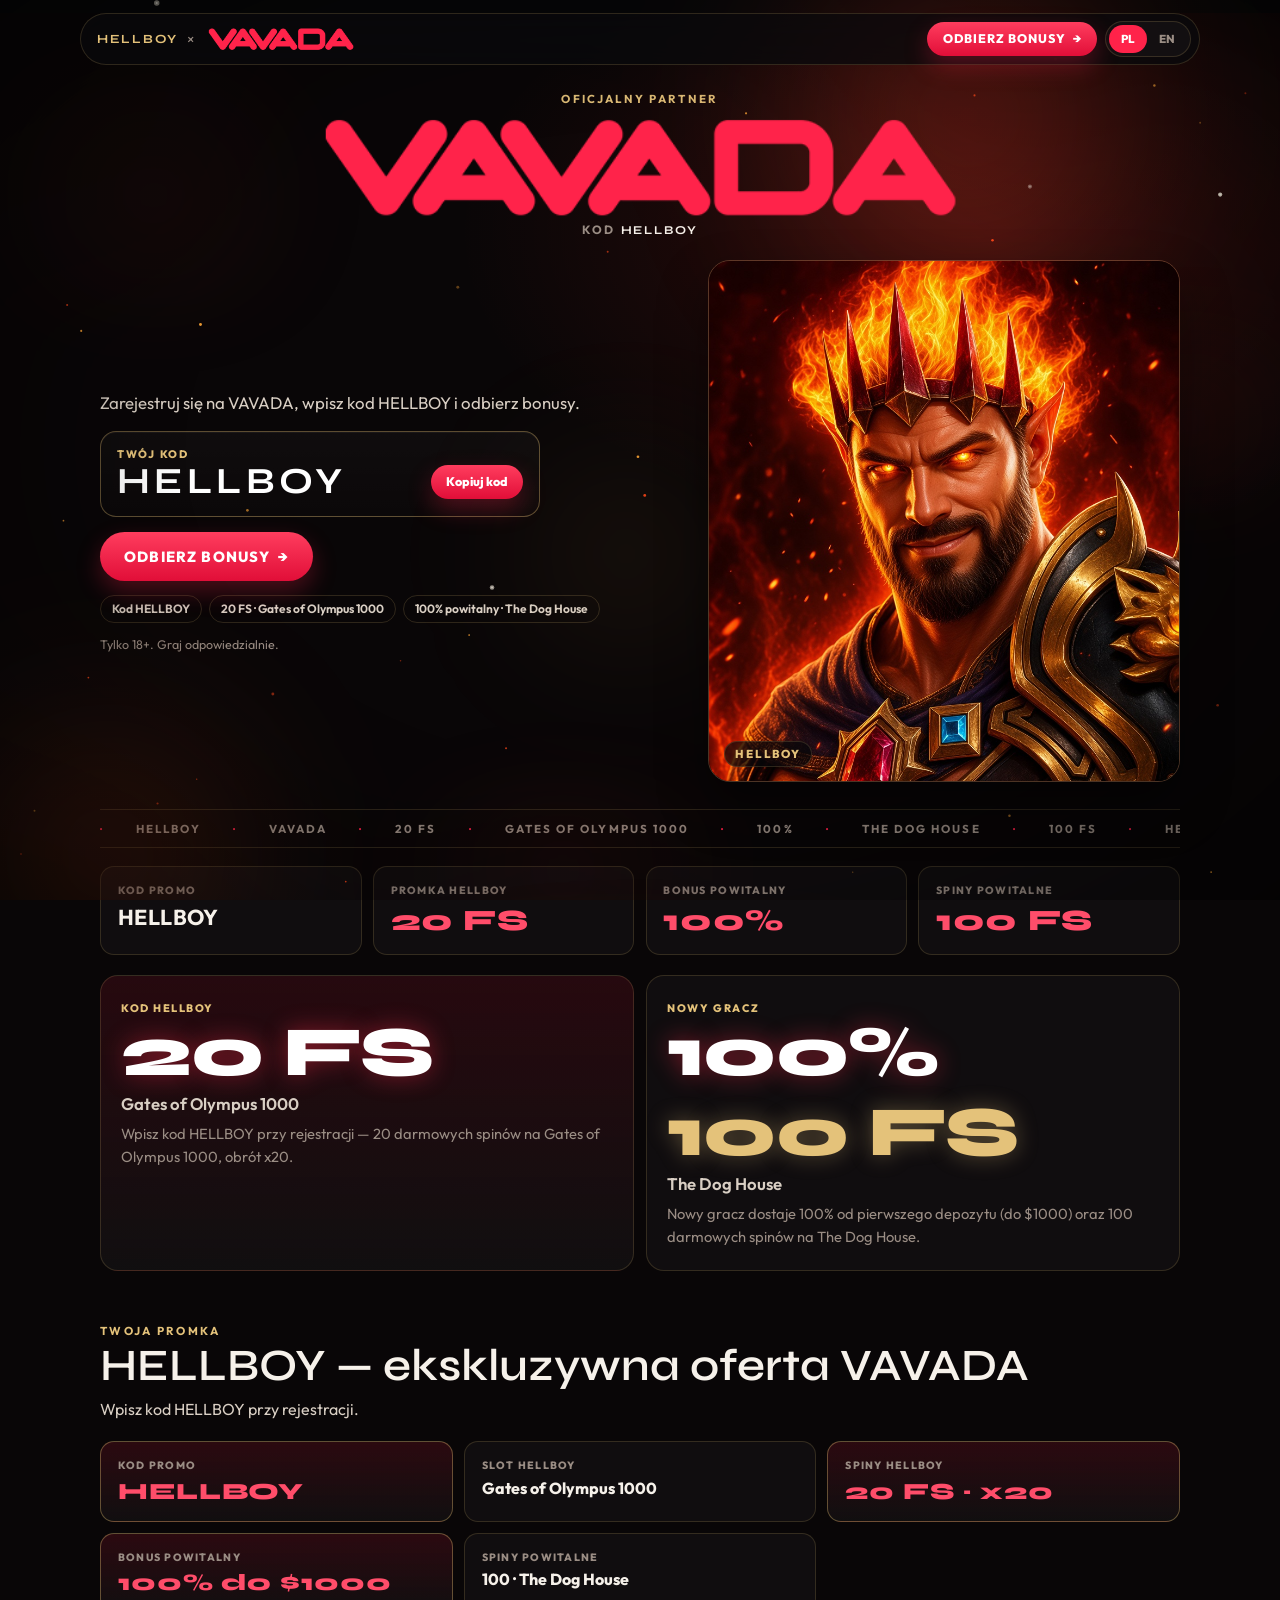
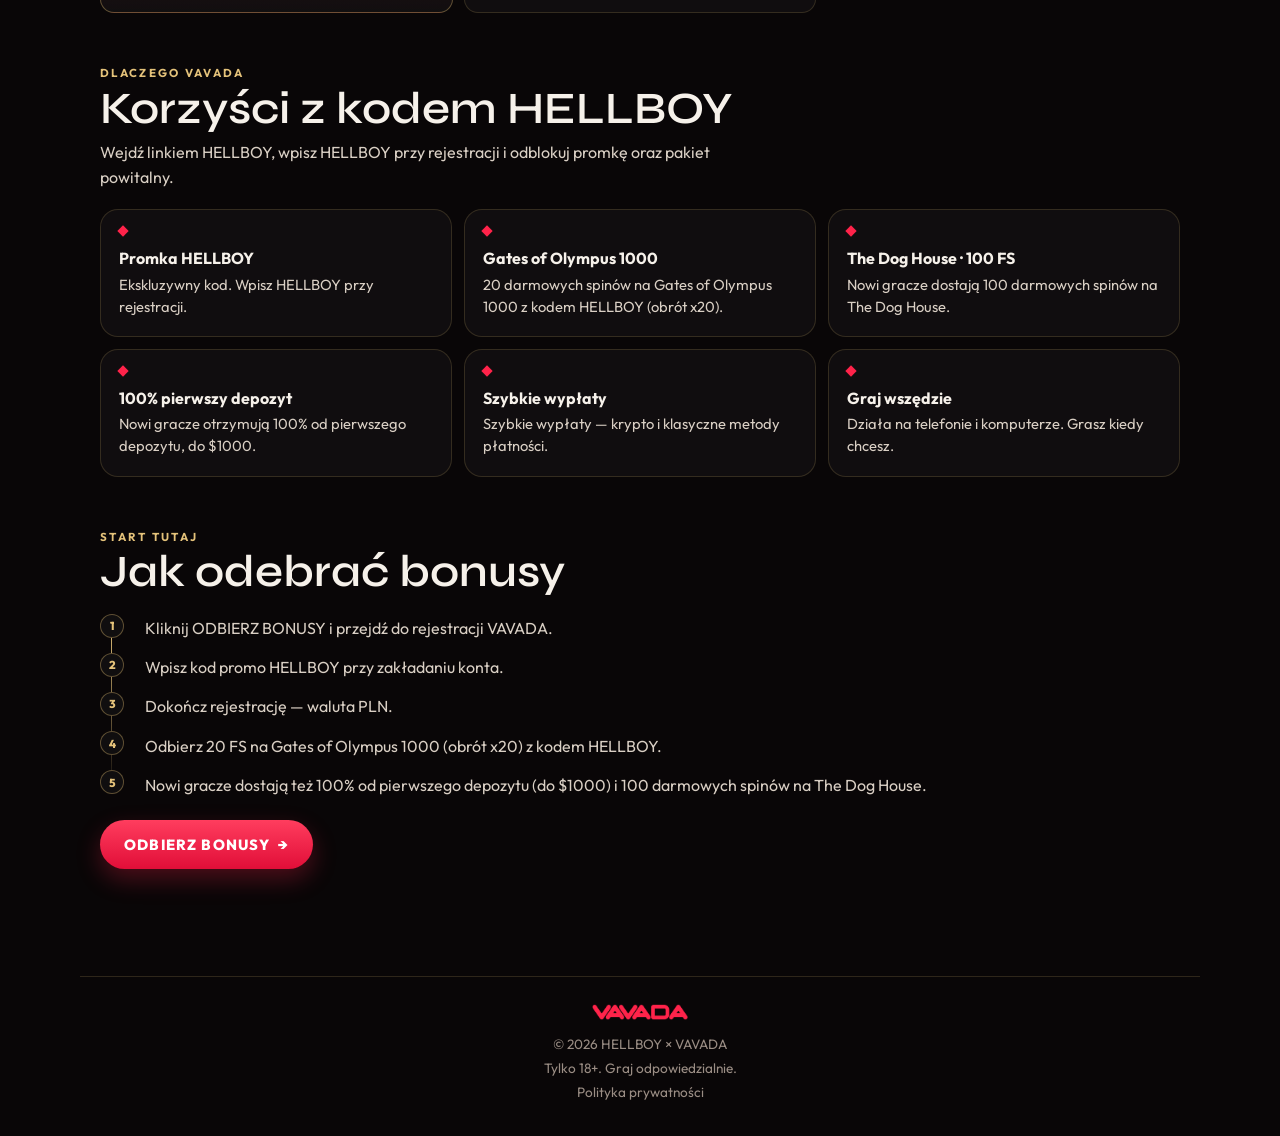
<file: index.html>
<!doctype html>
<html lang="pl">
  <head>
    <meta charset="UTF-8" />
    <meta name="viewport" content="width=device-width, initial-scale=1.0" />
    <link rel="icon" type="image/svg+xml" href="assets/favicon.svg" />
    <link rel="preconnect" href="https://fonts.googleapis.com" />
    <link rel="preconnect" href="https://fonts.gstatic.com" crossorigin />
    <link href="https://fonts.googleapis.com/css2?family=Outfit:wght@400;500;600;700&family=Syne:wght@600;700;800&display=swap" rel="stylesheet" />
    <link rel="stylesheet" href="css/style.css" />
    <title>HELLBOY × VAVADA</title>
  </head>
  <body>
    <div class="app-shell">
      <div class="bg-decor" aria-hidden="true">
        <span class="glow glow-a"></span>
        <span class="glow glow-b"></span>
        <span class="glow glow-c"></span>
        <span class="smoke smoke-1"></span>
        <span class="smoke smoke-2"></span>
        <span class="smoke smoke-3"></span>
        <span class="flame-base"></span>
        <canvas id="fire-field" class="fire-field"></canvas>
        <span class="vignette"></span>
      </div>

      <header class="topbar">
        <a href="index.html" class="topbar-brand">
          <span class="topbar-name" data-brand>HELLBOY</span>
          <span class="topbar-x">×</span>
          <span class="logo-crop logo-crop--bar">
            <img data-partner-logo src="assets/vavada-logo.webp" alt="VAVADA" />
          </span>
        </a>

        <div class="topbar-actions">
          <a href="#" data-partner-link target="_blank" rel="noopener noreferrer" class="btn btn-primary btn-sm btn-claim btn-claim--sm">
            <span data-i18n="joinPartner">ODBIERZ BONUSY</span>
            <span class="btn-arrow" aria-hidden="true">→</span>
          </a>
          <div class="lang-toggle">
            <button type="button" data-lang="pl" class="active">PL</button>
            <button type="button" data-lang="en">EN</button>
          </div>
        </div>
      </header>

      <main class="page">
        <section class="hero">
          <div class="hero-brand reveal in">
            <p class="eyebrow"><span data-i18n="heroLabel">Oficjalny partner</span></p>
            <h1 class="logo-crop logo-crop--hero">
              <img data-partner-logo src="assets/vavada-logo.webp" alt="VAVADA" />
            </h1>
            <p class="hero-cross">kod <strong data-promo-code>HELLBOY</strong></p>
          </div>

          <div class="hero-grid">
            <div class="hero-stack reveal in">
              <p class="hero-lead" data-i18n="heroTagline">Zarejestruj się na VAVADA, wpisz kod HELLBOY i odbierz bonusy.</p>

              <div class="promo-code-box">
                <span class="promo-code-label" data-i18n="promoCodeLabel">Twój kod</span>
                <div class="promo-code-row">
                  <span class="promo-code-value" data-promo-code>HELLBOY</span>
                  <button type="button" class="btn btn-primary btn-sm" data-copy-promo data-i18n="copyPromo">Kopiuj kod</button>
                </div>
              </div>

              <div class="hero-cta">
                <a href="#" data-partner-link target="_blank" rel="noopener noreferrer" class="btn btn-primary btn-lg btn-claim">
                  <span data-i18n="joinPartner">ODBIERZ BONUSY</span>
                  <span class="btn-arrow" aria-hidden="true">→</span>
                </a>
              </div>

              <div class="hero-pills" id="hero-pills"></div>
              <p class="age-note" data-i18n="legalNote">Tylko 18+. Graj odpowiedzialnie.</p>
            </div>

            <figure class="portrait reveal in">
              <img id="hero-photo" src="assets/hell-photo.png" alt="HELLBOY" />
              <figcaption data-brand>HELLBOY</figcaption>
            </figure>
          </div>
        </section>

        <div class="marquee" aria-hidden="true">
          <div class="marquee-track">
            <span>HELLBOY</span><span>VAVADA</span><span>20 FS</span><span>Gates of Olympus 1000</span><span>100%</span><span>The Dog House</span><span>100 FS</span>
            <span>HELLBOY</span><span>VAVADA</span><span>20 FS</span><span>Gates of Olympus 1000</span><span>100%</span><span>The Dog House</span><span>100 FS</span>
          </div>
        </div>

        <section class="strip reveal in" id="stats-strip"></section>

        <section class="block block--tight">
          <div class="bonus-duo">
            <article class="bonus-card bonus-card-hell reveal in">
              <span class="bonus-card-tag" data-i18n="bonusHellTag">Kod HELLBOY</span>
              <p class="bonus-prize" data-i18n="bonusHellPrize">20 FS</p>
              <h3 class="bonus-card-title" data-i18n="bonusHellGame">Gates of Olympus 1000</h3>
              <p class="bonus-card-text" data-i18n="bonusHellText">Wpisz kod HELLBOY przy rejestracji — 20 darmowych spinów na Gates of Olympus 1000, obrót x20.</p>
            </article>
            <article class="bonus-card bonus-card-welcome reveal in">
              <span class="bonus-card-tag" data-i18n="bonusWelcomeTag">Nowy gracz</span>
              <div class="bonus-prizes">
                <p class="bonus-prize" data-i18n="bonusWelcomePrize">100%</p>
                <p class="bonus-prize bonus-prize--gold" data-i18n="bonusWelcomeFs">100 FS</p>
              </div>
              <h3 class="bonus-card-title" data-i18n="bonusWelcomeGame">The Dog House</h3>
              <p class="bonus-card-text" data-i18n="bonusWelcomeText">Nowy gracz dostaje 100% od pierwszego depozytu (do $1000) oraz 100 darmowych spinów na The Dog House.</p>
            </article>
          </div>
        </section>

        <section class="block">
          <div class="block-head reveal in">
            <span class="eyebrow" data-i18n="promoLabel">Twoja promka</span>
            <h2 class="block-title" data-i18n="promoTitle">HELLBOY — ekskluzywna oferta VAVADA</h2>
            <p class="block-sub" data-i18n="promoSubtitle">Wpisz kod HELLBOY przy rejestracji.</p>
          </div>
          <div class="promo-details" id="promo-details"></div>
        </section>

        <section class="block">
          <div class="block-head reveal in">
            <span class="eyebrow" data-i18n="benefitsLabel">Dlaczego VAVADA</span>
            <h2 class="block-title" data-i18n="benefitsTitle">Korzyści z kodem HELLBOY</h2>
            <p class="block-sub" data-i18n="benefitsSubtitle">Wejdź linkiem HELLBOY, wpisz HELLBOY przy rejestracji i odblokuj promkę oraz pakiet powitalny.</p>
          </div>
          <div class="benefits-grid" id="benefits-grid"></div>
        </section>

        <section class="block">
          <div class="block-head reveal in">
            <span class="eyebrow" data-i18n="stepsLabel">Start tutaj</span>
            <h2 class="block-title" data-i18n="stepsTitle">Jak odebrać bonusy</h2>
          </div>
          <div class="timeline" id="steps-timeline"></div>
          <div class="hero-cta reveal in hero-cta--steps">
            <a href="#" data-partner-link target="_blank" rel="noopener noreferrer" class="btn btn-primary btn-lg btn-claim">
              <span data-i18n="joinPartner">ODBIERZ BONUSY</span>
              <span class="btn-arrow" aria-hidden="true">→</span>
            </a>
          </div>
        </section>
      </main>

      <footer class="footer">
        <span class="logo-crop logo-crop--foot">
          <img data-partner-logo src="assets/vavada-logo.webp" alt="VAVADA" />
        </span>
        <div>© <span id="footer-year"></span> <span data-brand>HELLBOY</span> × VAVADA</div>
        <p class="footer-legal" data-i18n="legalNote">Tylko 18+. Graj odpowiedzialnie.</p>
        <a href="privacy.html" data-i18n="privacyPolicy">Polityka prywatności</a>
      </footer>
    </div>

    <script src="js/config.js"></script>
    <script src="js/translations.js"></script>
    <script src="js/main.js"></script>
  </body>
</html>
</file>
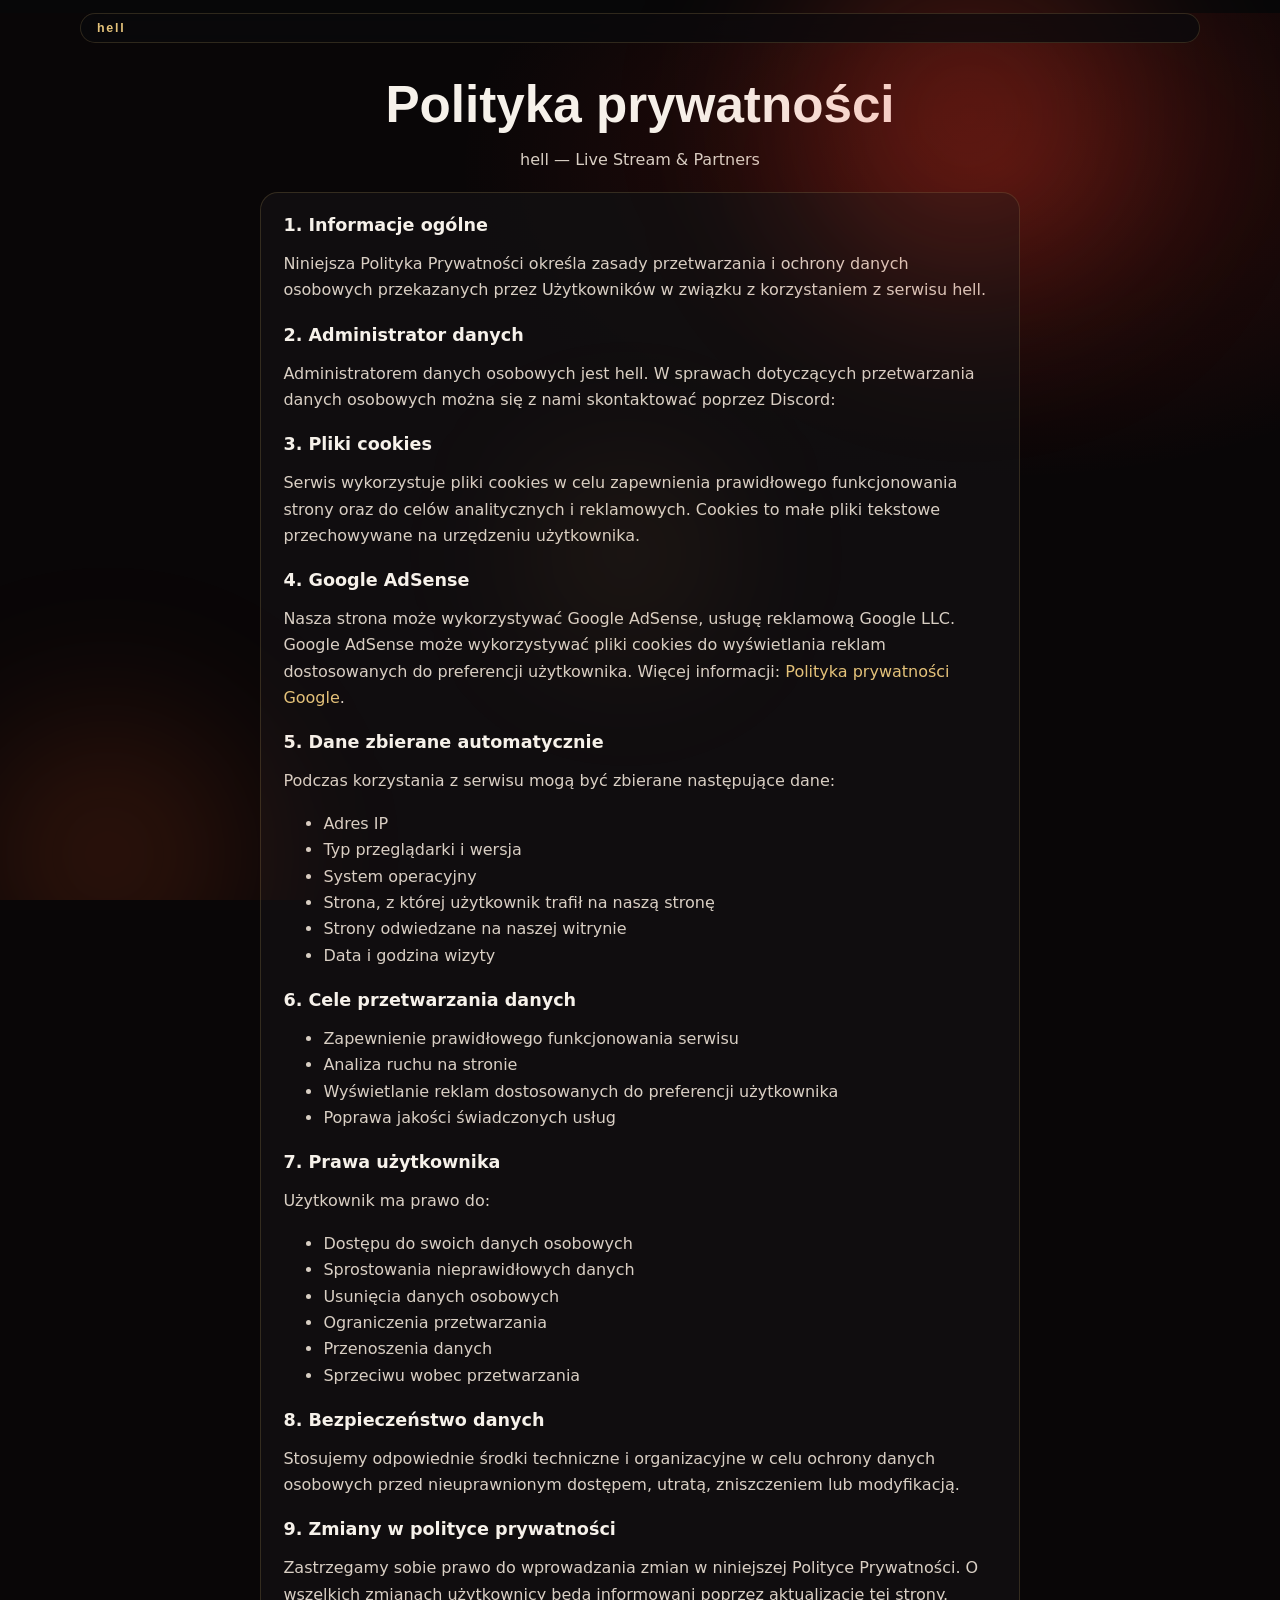
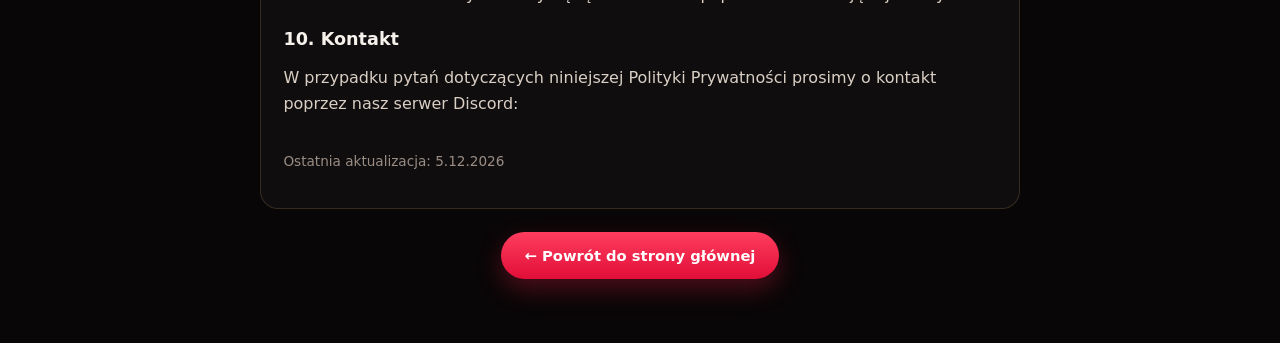
<file: privacy.html>
<!doctype html>
<html lang="pl">
  <head>
    <meta charset="UTF-8" />
    <meta name="viewport" content="width=device-width, initial-scale=1.0" />
    <link rel="icon" type="image/svg+xml" href="assets/favicon.svg" />
    <link rel="preconnect" href="https://fonts.googleapis.com" />
    <link rel="preconnect" href="https://fonts.gstatic.com" crossorigin />
    <link href="https://fonts.googleapis.com/css2?family=Plus+Jakarta+Sans:ital,wght@0,200..800;1,200..800&display=swap" rel="stylesheet" />
    <link rel="stylesheet" href="css/style.css" />
    <title>Polityka prywatności — hell</title>
  </head>
  <body>
    <div class="app-shell">
      <div class="bg-decor" aria-hidden="true">
        <span class="glow glow-a"></span>
        <span class="glow glow-b"></span>
        <span class="glow glow-c"></span>
      </div>

      <header class="topbar">
        <a href="index.html" class="topbar-brand">
          <span class="topbar-name">hell</span>
        </a>
      </header>

      <main class="privacy-page">
        <h1>Polityka prywatności</h1>
        <p class="privacy-sub">hell — Live Stream &amp; Partners</p>

        <div class="privacy-content">
          <h2>1. Informacje ogólne</h2>
          <p>
            Niniejsza Polityka Prywatności określa zasady przetwarzania i ochrony danych osobowych
            przekazanych przez Użytkowników w związku z korzystaniem z serwisu hell.
          </p>

          <h2>2. Administrator danych</h2>
          <p>
            Administratorem danych osobowych jest hell. W sprawach dotyczących przetwarzania
            danych osobowych można się z nami skontaktować poprzez Discord:
            <a id="privacy-discord" href="https://discord.gg/k8BtDG8ZB2">https://discord.gg/k8BtDG8ZB2</a>
          </p>

          <h2>3. Pliki cookies</h2>
          <p>
            Serwis wykorzystuje pliki cookies w celu zapewnienia prawidłowego funkcjonowania strony
            oraz do celów analitycznych i reklamowych. Cookies to małe pliki tekstowe przechowywane
            na urzędzeniu użytkownika.
          </p>

          <h2>4. Google AdSense</h2>
          <p>
            Nasza strona może wykorzystywać Google AdSense, usługę reklamową Google LLC. Google AdSense
            może wykorzystywać pliki cookies do wyświetlania reklam dostosowanych do preferencji
            użytkownika. Więcej informacji:
            <a href="https://policies.google.com/privacy" target="_blank" rel="noopener noreferrer">Polityka prywatności Google</a>.
          </p>

          <h2>5. Dane zbierane automatycznie</h2>
          <p>Podczas korzystania z serwisu mogą być zbierane następujące dane:</p>
          <ul>
            <li>Adres IP</li>
            <li>Typ przeglądarki i wersja</li>
            <li>System operacyjny</li>
            <li>Strona, z której użytkownik trafił na naszą stronę</li>
            <li>Strony odwiedzane na naszej witrynie</li>
            <li>Data i godzina wizyty</li>
          </ul>

          <h2>6. Cele przetwarzania danych</h2>
          <ul>
            <li>Zapewnienie prawidłowego funkcjonowania serwisu</li>
            <li>Analiza ruchu na stronie</li>
            <li>Wyświetlanie reklam dostosowanych do preferencji użytkownika</li>
            <li>Poprawa jakości świadczonych usług</li>
          </ul>

          <h2>7. Prawa użytkownika</h2>
          <p>Użytkownik ma prawo do:</p>
          <ul>
            <li>Dostępu do swoich danych osobowych</li>
            <li>Sprostowania nieprawidłowych danych</li>
            <li>Usunięcia danych osobowych</li>
            <li>Ograniczenia przetwarzania</li>
            <li>Przenoszenia danych</li>
            <li>Sprzeciwu wobec przetwarzania</li>
          </ul>

          <h2>8. Bezpieczeństwo danych</h2>
          <p>
            Stosujemy odpowiednie środki techniczne i organizacyjne w celu ochrony danych osobowych
            przed nieuprawnionym dostępem, utratą, zniszczeniem lub modyfikacją.
          </p>

          <h2>9. Zmiany w polityce prywatności</h2>
          <p>
            Zastrzegamy sobie prawo do wprowadzania zmian w niniejszej Polityce Prywatności.
            O wszelkich zmianach użytkownicy będą informowani poprzez aktualizację tej strony.
          </p>

          <h2>10. Kontakt</h2>
          <p>
            W przypadku pytań dotyczących niniejszej Polityki Prywatności prosimy o kontakt
            poprzez nasz serwer Discord:
            <a id="privacy-discord-2" href="https://discord.gg/k8BtDG8ZB2">https://discord.gg/k8BtDG8ZB2</a>
          </p>

          <p style="font-size: 0.85rem; color: var(--muted); margin-top: 2rem">
            Ostatnia aktualizacja: <span id="privacy-date"></span>
          </p>
        </div>

        <div class="privacy-back">
          <a href="index.html" class="btn btn-primary btn-lg">← Powrót do strony głównej</a>
        </div>
      </main>
    </div>

    <script src="js/config.js"></script>
    <script>
      document.getElementById('privacy-date').textContent = new Date().toLocaleDateString('pl-PL');
      document.querySelectorAll('#privacy-discord, #privacy-discord-2').forEach((a) => {
        a.href = CONFIG.discordUrl;
        a.textContent = CONFIG.discordUrl;
      });
    </script>
  </body>
</html>
</file>
<file: css/style.css>
/* HELLBOY × VAVADA — casino */

:root {
  --bg: #070708;
  --ink: #f6f1ea;
  --ink-2: #d9cfc4;
  --muted: #9a8d84;
  --line: rgba(215, 181, 109, 0.18);
  --line-2: rgba(215, 181, 109, 0.4);
  --panel: rgba(18, 16, 17, 0.86);
  --red: #ff234a;
  --gold: #e4c27a;
  --radius: 18px;
  --font-sans: 'Outfit', ui-sans-serif, system-ui, sans-serif;
  --font-display: 'Syne', 'Outfit', sans-serif;
}

* { box-sizing: border-box; }
html { background: var(--bg); scroll-behavior: smooth; overflow-x: clip; }
body {
  margin: 0;
  min-height: 100vh;
  overflow-x: clip;
  color: var(--ink);
  font-family: var(--font-sans);
  -webkit-font-smoothing: antialiased;
  background:
    radial-gradient(900px 520px at 78% 8%, rgba(255, 48, 32, 0.16), transparent 60%),
    #090607;
}
img { display: block; max-width: 100%; }
a { color: inherit; text-decoration: none; }
button { font-family: inherit; }
::selection { background: rgba(255, 35, 74, 0.4); color: #fff; }

.bg-decor { position: fixed; inset: 0; z-index: 0; pointer-events: none; overflow: hidden; }
.fire-field { position: absolute; inset: 0; width: 100%; height: 100%; }
.glow { position: absolute; border-radius: 50%; filter: blur(70px); }
.glow-a {
  width: min(42vw, 520px); height: min(42vw, 520px);
  top: -16%; right: 4%;
  background: radial-gradient(circle, rgba(255, 64, 40, 0.34), transparent 68%);
  animation: firePulse 9s ease-in-out infinite;
}
.glow-b {
  width: min(34vw, 420px); height: min(30vw, 380px);
  bottom: -16%; left: -8%;
  background: radial-gradient(circle, rgba(255, 90, 30, 0.22), transparent 70%);
  animation: firePulse 12s ease-in-out infinite reverse;
}
.glow-c {
  width: min(22vw, 280px); height: min(22vw, 280px);
  top: 46%; left: 38%;
  background: radial-gradient(circle, rgba(255, 186, 90, 0.1), transparent 70%);
  animation: firePulse 8s ease-in-out infinite;
}
.smoke {
  position: absolute; border-radius: 50%;
  background: radial-gradient(circle, rgba(90, 24, 16, 0.28), transparent 70%);
  filter: blur(28px);
  opacity: 0.55;
}
.smoke-1 { width: 36vw; height: 22vw; left: -6%; top: 6%; animation: smokeDrift 28s ease-in-out infinite; }
.smoke-2 { width: 30vw; height: 18vw; right: -8%; top: 34%; animation: smokeDrift 34s ease-in-out infinite reverse; }
.smoke-3 { width: 40vw; height: 16vw; left: 24%; bottom: -8%; animation: smokeDrift 24s ease-in-out infinite; }
.flame-base {
  position: absolute; left: 0; right: 0; bottom: -18%; height: 26vh;
  background: radial-gradient(50% 100% at 50% 100%, rgba(255, 70, 24, 0.28), transparent 70%);
  filter: blur(18px);
  animation: fireBreath 6s ease-in-out infinite alternate;
}
.vignette {
  position: absolute; inset: 0;
  background: radial-gradient(ellipse at center, transparent 50%, rgba(0, 0, 0, 0.45) 100%);
}
@keyframes firePulse {
  0%, 100% { transform: scale(1); opacity: 0.7; }
  50% { transform: scale(1.08); opacity: 1; }
}
@keyframes fireBreath {
  from { transform: scaleY(0.92); opacity: 0.65; }
  to { transform: scaleY(1.06); opacity: 0.95; }
}
@keyframes smokeDrift {
  0%, 100% { transform: translate3d(0, 0, 0); }
  50% { transform: translate3d(3%, -4%, 0); }
}

.app-shell { position: relative; z-index: 1; min-height: 100vh; }

.topbar {
  position: sticky; top: 0.75rem; z-index: 40;
  display: flex; align-items: center; justify-content: space-between; gap: 1rem;
  max-width: 1120px; margin: 0.8rem auto 0;
  padding: 0.45rem 0.5rem 0.45rem 1rem;
  border-radius: 999px;
  background: rgba(10, 10, 12, 0.78);
  border: 1px solid var(--line);
  backdrop-filter: blur(16px);
}
.topbar-brand { display: inline-flex; align-items: center; gap: 0.55rem; min-width: 0; }
.topbar-name {
  font-family: var(--font-display);
  font-weight: 700; letter-spacing: 0.14em; font-size: 0.78rem; color: var(--gold);
}
.topbar-x { color: var(--muted); font-size: 0.85rem; }
.topbar-actions { display: flex; align-items: center; gap: 0.5rem; }

.logo-crop {
  position: relative;
  display: block;
  overflow: hidden;
  max-width: 100%;
  box-sizing: border-box;
  padding-inline: 2%;
  background: url('../assets/vavada-logo.webp') center / 100% auto no-repeat;
  background-origin: content-box;
  background-clip: content-box;
}
.logo-crop img {
  position: absolute;
  width: 1px; height: 1px;
  margin: -1px; padding: 0; border: 0;
  overflow: hidden; clip: rect(0, 0, 0, 0);
}
.logo-crop--bar { width: 156px; aspect-ratio: 6.4 / 1; flex: 0 0 auto; }
.logo-crop--hero { width: min(680px, 100%); aspect-ratio: 6.4 / 1; margin: 0.4rem auto 0; }
.logo-crop--foot { width: 140px; aspect-ratio: 6.4 / 1; margin: 0 auto 0.4rem; }

.lang-toggle {
  display: inline-flex; padding: 3px; border-radius: 999px;
  border: 1px solid var(--line); background: rgba(255,255,255,0.03);
}
.lang-toggle button {
  border: 0; background: transparent; color: var(--muted); cursor: pointer;
  padding: 0.4rem 0.75rem; border-radius: 999px; font-size: 0.72rem; font-weight: 800;
}
.lang-toggle button.active { background: var(--red); color: #fff; }

.page { width: min(1120px, 100%); max-width: 1120px; margin: 0 auto; padding: 0 1.25rem 4.5rem; }
.hero, .hero-brand, .hero-grid, .hero-stack { width: 100%; max-width: 100%; min-width: 0; }

.eyebrow {
  display: inline-flex; margin: 0;
  font-size: 0.72rem; font-weight: 700; letter-spacing: 0.2em; text-transform: uppercase; color: var(--gold);
}
.reveal { opacity: 0; transform: translateY(18px); transition: opacity .6s ease, transform .6s ease; }
.reveal.in { opacity: 1; transform: none; }

.btn {
  display: inline-flex; align-items: center; justify-content: center; gap: 0.45rem;
  border: 0; border-radius: 999px; cursor: pointer; color: #fff; font-weight: 800;
  position: relative; overflow: hidden;
}
.btn-primary { background: linear-gradient(180deg, #ff3d5e, #e10e38); box-shadow: 0 10px 24px rgba(255, 35, 74, 0.28); }
.btn-primary::after {
  content: ''; position: absolute; inset: 0;
  background: linear-gradient(110deg, transparent 35%, rgba(255,255,255,.35) 50%, transparent 65%);
  transform: translateX(-120%);
}
.btn-primary:hover { transform: translateY(-1px); }
.btn-primary:hover::after { transform: translateX(120%); transition: transform .55s ease; }
.btn-sm { padding: 0.58rem 0.95rem; font-size: 0.78rem; }
.btn-lg { padding: 0.95rem 1.5rem; font-size: 0.92rem; }
.btn-claim { letter-spacing: 0.08em; text-transform: uppercase; }
.btn-arrow { transition: transform .16s ease; }
.btn-claim:hover .btn-arrow { transform: translateX(3px); }

.hero { padding: 1.4rem 0 0.2rem; }
.hero-brand { text-align: center; }
.hero-brand .eyebrow { justify-content: center; }
.hero-cross {
  margin: 0.15rem 0 0; color: var(--muted); letter-spacing: 0.22em; text-transform: uppercase; font-size: 0.75rem; font-weight: 700;
}
.hero-cross strong { font-family: var(--font-display); color: var(--ink); font-weight: 700; letter-spacing: 0.16em; }

.hero-grid {
  margin-top: 1.4rem;
  display: grid; grid-template-columns: minmax(0, 1.05fr) minmax(0, 0.85fr);
  gap: 1.6rem; align-items: center;
}
.hero-grid > * { min-width: 0; }
.hero-stack { display: flex; flex-direction: column; align-items: flex-start; gap: 0.9rem; }
.hero-lead {
  margin: 0; max-width: 100%;
  color: var(--ink-2); font-size: 1.05rem; line-height: 1.6;
  overflow-wrap: break-word;
}

.promo-code-box {
  width: min(100%, 440px); max-width: 100%;
  padding: 0.95rem 1rem 1rem;
  border-radius: 16px;
  background: linear-gradient(180deg, rgba(255,255,255,0.03), rgba(255,255,255,0.01));
  border: 1px solid var(--line-2);
  box-shadow: inset 0 1px 0 rgba(255,255,255,0.04);
}
.promo-code-box.is-copied { border-color: var(--gold); }
.promo-code-label {
  display: block; margin-bottom: 0.15rem;
  font-size: 0.68rem; font-weight: 800; letter-spacing: 0.16em; text-transform: uppercase; color: var(--gold);
}
.promo-code-row { display: flex; align-items: center; justify-content: space-between; gap: 0.75rem; flex-wrap: wrap; }
.promo-code-value {
  font-family: var(--font-display);
  font-weight: 700; letter-spacing: 0.12em; font-size: clamp(1.7rem, 4vw, 2.3rem); line-height: 1; color: #fff;
}

.hero-cta { display: flex; }
.hero-cta--steps { margin-top: 1.4rem; }
.hero-pills { display: flex; flex-wrap: wrap; gap: 0.4rem; }
.pill {
  padding: 0.32rem 0.7rem; border-radius: 999px;
  border: 1px solid var(--line); color: var(--ink-2);
  font-size: 0.75rem; font-weight: 650;
}
.age-note { margin: 0; color: var(--muted); font-size: 0.78rem; }

.portrait {
  margin: 0; position: relative;
  width: 100%; max-width: 100%; min-width: 0;
  border-radius: 22px; overflow: hidden;
  border: 1px solid rgba(255, 176, 120, 0.28);
  box-shadow: 0 24px 50px rgba(0, 0, 0, 0.4);
}
.portrait img {
  position: relative; z-index: 1;
  width: 100%; max-width: 100%; min-width: 0;
  height: min(520px, 64vh);
  object-fit: cover; object-position: center 16%;
}
.portrait figcaption {
  position: absolute; left: 0.9rem; bottom: 0.85rem; z-index: 3;
  padding: 0.3rem 0.65rem; border-radius: 999px;
  background: rgba(8,8,10,.72); border: 1px solid var(--line);
  letter-spacing: 0.16em; font-size: 0.72rem; font-weight: 800; color: var(--gold);
}

.marquee {
  margin-top: 1.5rem; overflow: hidden;
  border-block: 1px solid var(--line);
}
.marquee-track {
  display: flex; gap: 2rem; width: max-content; padding: 0.7rem 0;
  animation: ticker 36s linear infinite;
}
.marquee-track span {
  font-size: 0.72rem; font-weight: 700; letter-spacing: 0.18em; text-transform: uppercase; color: var(--muted);
}
.marquee-track span::before { content: '·'; margin-right: 2rem; color: var(--red); }
@keyframes ticker { to { transform: translateX(-50%); } }

.strip {
  margin-top: 1.1rem;
  display: grid; grid-template-columns: repeat(4, minmax(0, 1fr)); gap: 0.7rem;
}
.strip-cell {
  padding: 1rem 1.05rem; border-radius: 14px;
  background: var(--panel); border: 1px solid var(--line);
}
.strip-label { font-size: 0.66rem; font-weight: 800; letter-spacing: 0.12em; text-transform: uppercase; color: var(--muted); }
.strip-value { margin-top: 0.35rem; font-size: 1.35rem; font-weight: 700; letter-spacing: 0.02em; }
.strip-value.accent {
  font-family: var(--font-display);
  font-size: 1.85rem;
  font-weight: 800;
  color: #ff4d6a;
}

.block { padding: clamp(2rem, 4vw, 3rem) 0 0; }
.block--tight { padding-top: 1.3rem; }
.block-title {
  margin: 0.35rem 0 0;
  font-family: var(--font-display); font-weight: 600; font-size: clamp(2rem, 4vw, 2.8rem); line-height: 1;
}
.block-sub { margin: 0.5rem 0 0; color: var(--ink-2); line-height: 1.6; max-width: 62ch; }

.bonus-duo { display: grid; grid-template-columns: 1fr 1fr; gap: 0.8rem; }
.bonus-card {
  padding: 1.2rem 1.25rem 1.3rem; border-radius: var(--radius);
  background: var(--panel); border: 1px solid var(--line);
  transition: border-color .18s ease, transform .18s ease;
}
.bonus-card-hell { background: linear-gradient(180deg, rgba(255,35,74,.12), rgba(18,16,17,.92)); }
.bonus-card:hover { transform: translateY(-3px); border-color: var(--line-2); }
.bonus-card-tag { font-size: 0.68rem; font-weight: 800; letter-spacing: 0.14em; text-transform: uppercase; color: var(--gold); }
.bonus-prizes { display: flex; flex-wrap: wrap; gap: 0.7rem 1.1rem; align-items: baseline; }
.bonus-prize {
  margin: 0.35rem 0 0;
  font-family: var(--font-display);
  font-size: clamp(3.2rem, 6vw, 4.4rem);
  font-weight: 800;
  line-height: 0.9;
  letter-spacing: -0.03em;
  color: #fff;
  text-shadow: 0 0 24px rgba(255, 45, 74, 0.45);
}
.bonus-prize--gold { color: var(--gold); text-shadow: 0 0 22px rgba(228, 194, 122, 0.35); }
.bonus-card-title { margin: 0.55rem 0 0; font-size: 1.05rem; font-weight: 600; color: var(--ink-2); }
.bonus-card-text { margin: 0.55rem 0 0; color: var(--muted); line-height: 1.55; font-size: 0.92rem; }

.promo-details { margin-top: 1.15rem; display: grid; grid-template-columns: repeat(3, minmax(0,1fr)); gap: 0.7rem; }
.promo-detail { padding: 1rem 1.05rem; border-radius: 14px; background: var(--panel); border: 1px solid var(--line); }
.promo-detail-highlight { border-color: var(--line-2); background: linear-gradient(180deg, rgba(255,35,74,.14), rgba(18,16,17,.92)); }
.promo-detail-label { font-size: 0.66rem; font-weight: 800; letter-spacing: 0.12em; text-transform: uppercase; color: var(--muted); }
.promo-detail-value { margin-top: 0.35rem; font-weight: 750; }
.promo-detail-highlight .promo-detail-value {
  font-family: var(--font-display);
  color: #ff4d6a;
  letter-spacing: 0.04em;
  font-size: 1.45rem;
  font-weight: 800;
}

.benefits-grid { margin-top: 1.15rem; display: grid; grid-template-columns: repeat(3, minmax(0,1fr)); gap: 0.75rem; }
.benefit-card {
  padding: 1.05rem 1.1rem 1.15rem; border-radius: var(--radius);
  background: var(--panel); border: 1px solid var(--line);
  transition: transform .18s ease, border-color .18s ease;
}
.benefit-card:hover { transform: translateY(-3px); border-color: var(--line-2); }
.benefit-icon {
  display: block; width: 8px; height: 8px; margin-bottom: 0.8rem;
  background: var(--red); transform: rotate(45deg);
}
.benefit-title { margin: 0; font-size: 1rem; }
.benefit-text { margin: 0.35rem 0 0; color: var(--ink-2); line-height: 1.5; font-size: 0.92rem; }

.timeline { margin-top: 1.15rem; display: grid; gap: 0.75rem; padding-left: 2.8rem; position: relative; }
.timeline::before {
  content: ''; position: absolute; left: 11px; top: 6px; bottom: 6px; width: 1px;
  background: linear-gradient(180deg, var(--gold), transparent);
}
.tstep { position: relative; }
.tstep-n {
  position: absolute; left: -2.8rem; top: 0; width: 24px; height: 24px;
  display: grid; place-items: center; border-radius: 50%;
  border: 1px solid var(--line-2); background: #100e0f;
  color: var(--gold); font-size: 0.72rem; font-weight: 800;
}
.tstep p { margin: 0.15rem 0 0; color: var(--ink-2); line-height: 1.55; }
.tstep-warn p { color: var(--gold); }

.footer {
  max-width: 1120px; margin: 2.2rem auto 0; padding: 1.5rem 1.25rem 2.2rem;
  border-top: 1px solid var(--line);
  display: flex; flex-direction: column; align-items: center; gap: 0.35rem;
  text-align: center; color: var(--muted); font-size: 0.85rem;
}
.footer a:hover { color: var(--gold); }
.footer-legal { margin: 0; }

.glass {
  padding: 2rem; border-radius: 20px;
  background: var(--panel); border: 1px solid var(--line-2);
}
.title-grad { font-family: var(--font-display); color: var(--gold); }
.privacy-page { padding: 2rem 1.25rem 4rem; max-width: 800px; margin: 0 auto; }
.privacy-page h1 { font-family: var(--font-display); font-weight: 600; text-align: center; font-size: clamp(2.2rem, 5vw, 3.2rem); margin: 0; }
.privacy-sub { text-align: center; color: var(--ink-2); }
.privacy-content { margin-top: 1.4rem; padding: 1.4rem; border-radius: 18px; background: var(--panel); border: 1px solid var(--line); }
.privacy-content h2 { font-size: 1.1rem; margin: 1.3rem 0 0.45rem; }
.privacy-content h2:first-child { margin-top: 0; }
.privacy-content p, .privacy-content li { color: var(--ink-2); line-height: 1.65; }
.privacy-content a { color: var(--gold); }
.privacy-back { text-align: center; margin-top: 1.4rem; }
.not-found-wrap { min-height: 70vh; display: flex; align-items: center; justify-content: center; }

@media (max-width: 900px) {
  .hero-grid { grid-template-columns: minmax(0, 1fr); }
  .portrait { order: -1; max-width: 420px; margin-inline: auto; width: 100%; }
  .portrait img { height: 420px; }
  .hero-stack, .hero-cta, .hero-pills { align-items: center; text-align: center; }
  .hero-lead { margin-inline: auto; }
  .promo-code-box { margin-inline: auto; }
  .benefits-grid, .promo-details { grid-template-columns: 1fr 1fr; }
}
@media (max-width: 720px) {
  .strip, .bonus-duo, .benefits-grid, .promo-details { grid-template-columns: 1fr; }
  .topbar { margin-inline: 0.7rem; }
  .topbar-actions .btn { display: none; }
  .hero-cta .btn, .promo-code-box .btn { width: 100%; }
  .promo-code-row { flex-direction: column; align-items: stretch; }
  .promo-code-label, .promo-code-value { text-align: center; }
  .logo-crop--hero { width: 100%; }
}
@media (max-width: 520px) {
  .topbar-name, .topbar-x { display: none; }
  .logo-crop--bar { width: 140px; }
  .page { padding-inline: 0.9rem; }
}

@media (prefers-reduced-motion: reduce) {
  *, *::before, *::after { animation: none !important; transition: none !important; }
  .reveal { opacity: 1; transform: none; }
}
</file>
